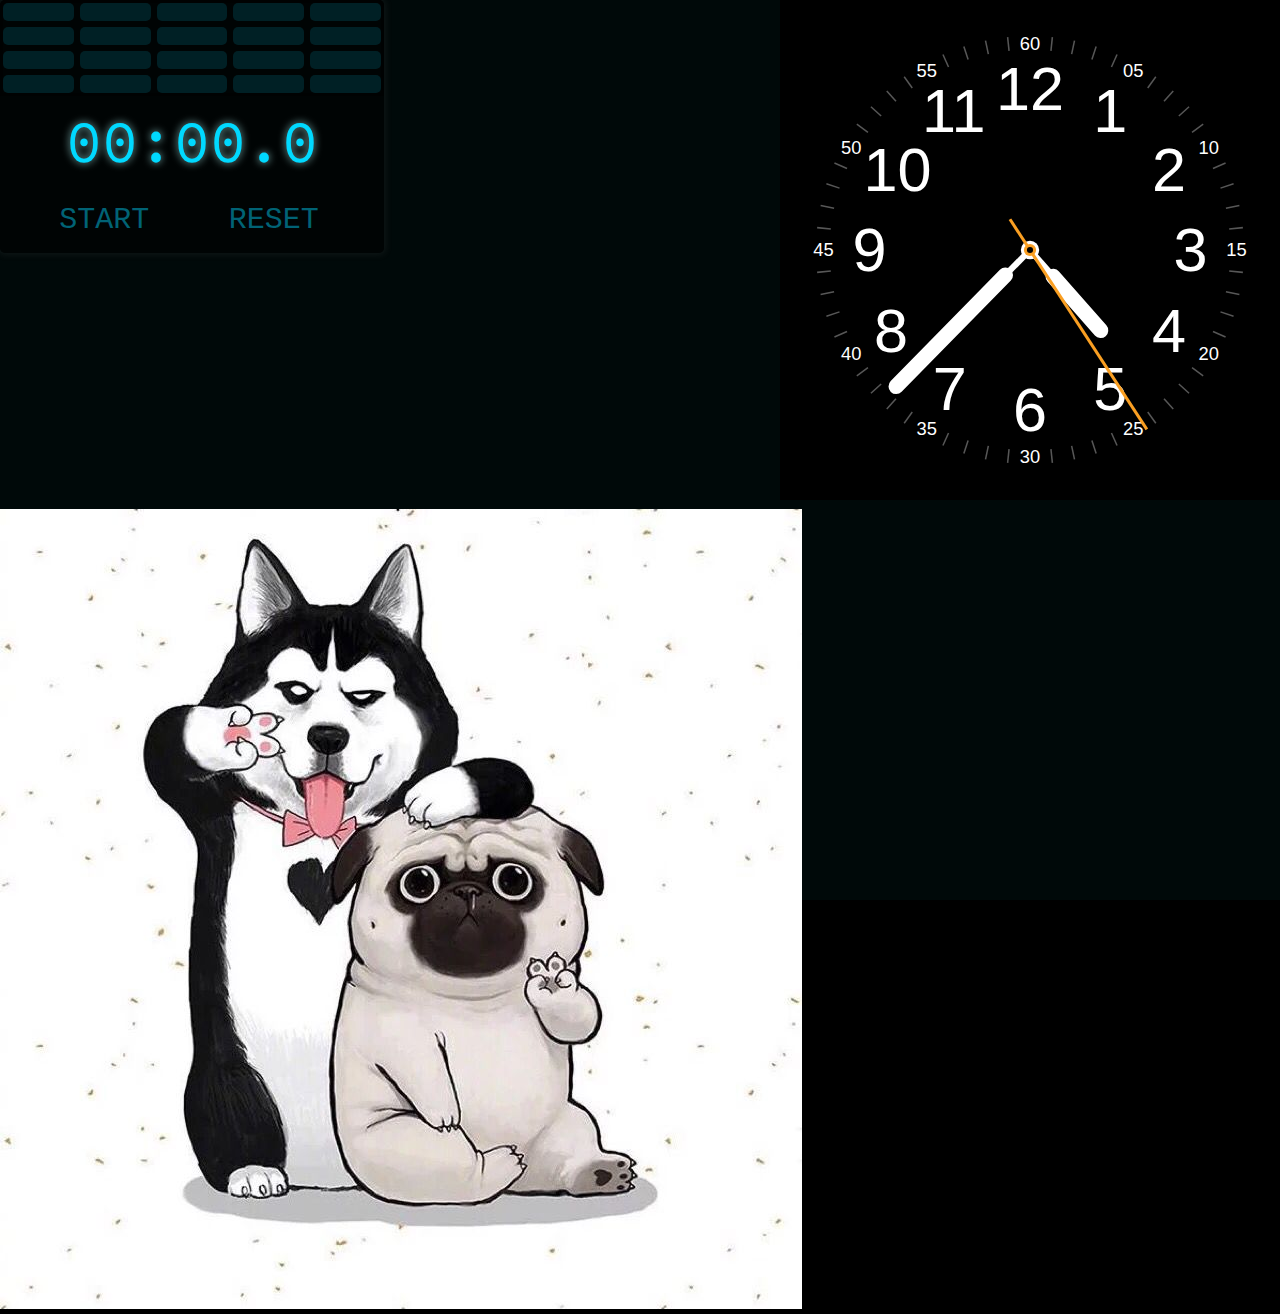
<file: index.html>
<!DOCTYPE html>
<html lang="en">

<head>
    <meta charset="UTF-8">
    <title>Stay Hungary</title>
    <meta charset="utf-8">
    <link href="https://fonts.googleapis.com/css?family=Source+Code+Pro:200,400;Comfortaa:400" rel="stylesheet">


    <link rel="stylesheet" href="css/style.css">


</head>

<body>
<div style="float: right;">
    <iframe frameborder="0" src="index2.html" width="500px" height="500px" scrolling="no"></iframe>
</div>
<div class="container">

    <div class="interface">

        <div class="display-container">

            <div class="binary-display">
                <div class="binary-item" id="mt8"></div>
                <div class="binary-item" id="mo8"></div>
                <div class="binary-item" id="st8"></div>
                <div class="binary-item" id="so8"></div>
                <div class="binary-item" id="d8"></div>

                <div class="binary-item" id="mt4"></div>
                <div class="binary-item" id="mo4"></div>
                <div class="binary-item" id="st4"></div>
                <div class="binary-item" id="so4"></div>
                <div class="binary-item" id="d4"></div>

                <div class="binary-item" id="mt2"></div>
                <div class="binary-item" id="mo2"></div>
                <div class="binary-item" id="st2"></div>
                <div class="binary-item" id="so2"></div>
                <div class="binary-item" id="d2"></div>

                <div class="binary-item" id="mt1"></div>
                <div class="binary-item" id="mo1"></div>
                <div class="binary-item" id="st1"></div>
                <div class="binary-item" id="so1"></div>
                <div class="binary-item" id="d1"></div>

            </div>

            <div class="timer-display">
                00:00.0
            </div>

        </div>

        <div class="settings">
            <form class="setting-options">

                <button type="button" class="toggle-timer" name="toggle-timer">Start</button>
                <button type="button" class="reset-timer" name="reset-timer">Reset</button>

            </form>
        </div>

    </div>
    <div><img src="images/zhangkeming.jpg" title="张克明（三沐）提供"></div>
</div>
<script src="js/index.js"></script>
</body>
</html>
</file>
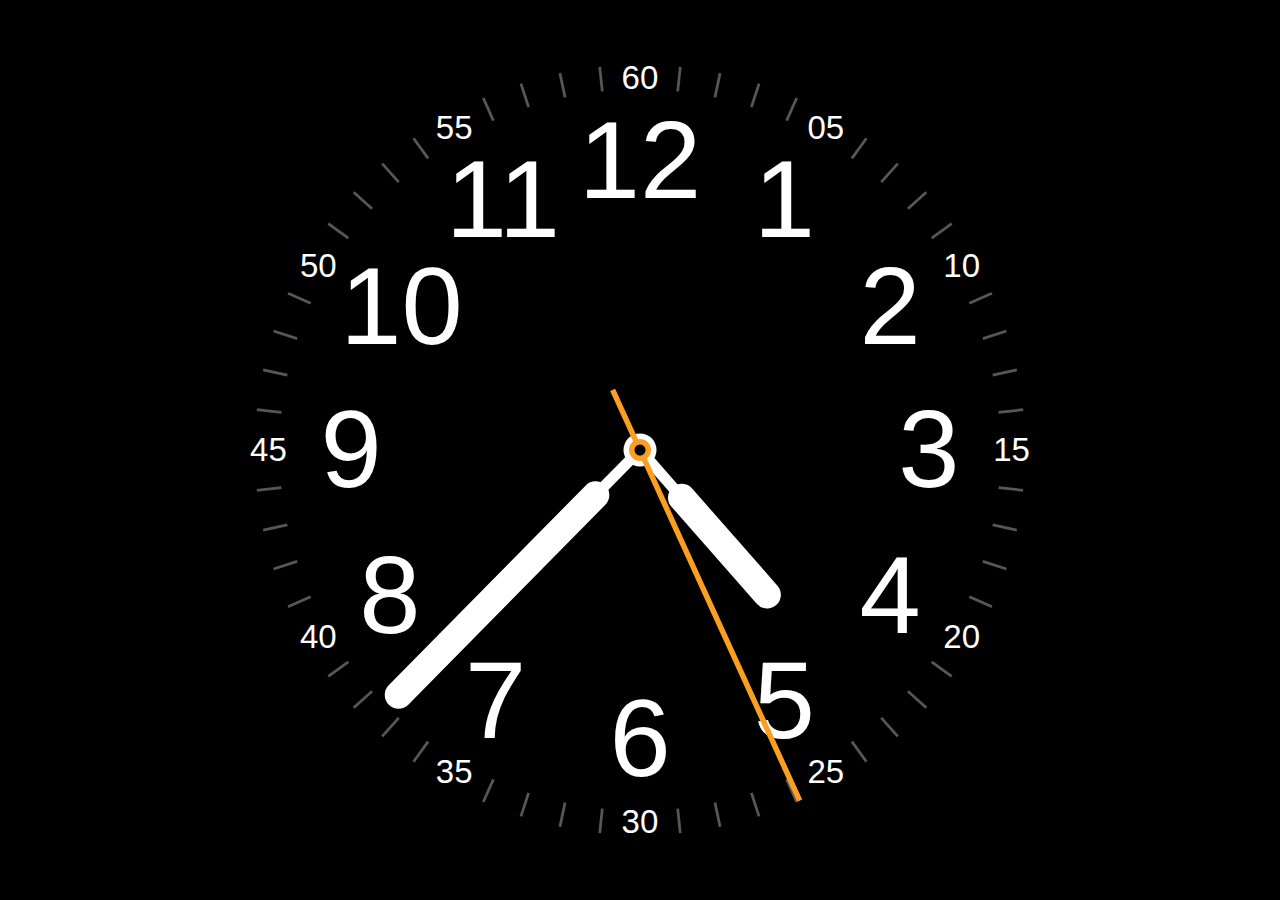
<file: index2.html>
<!DOCTYPE html>
<html>

<head>

  <meta charset="UTF-8">

  <title></title>

    <link rel="stylesheet" href="css/style.css" media="screen" type="text/css" />

</head>

<body>

  <!--
Recreating Apple Watch's Utility face <http://www.apple.com/watch/design/> in HTML+CSS+JS
-->

<div class="fill">
  <div class="reference"></div>
  <div class="clock" id="utility-clock">
    <div class="centre">
      <div class="dynamic"></div>
      <div class="expand round circle-1"></div>
      <div class="anchor hour">
        <div class="element thin-hand"></div>
        <div class="element fat-hand"></div>
      </div>
      <div class="anchor minute">
        <div class="element thin-hand"></div>
        <div class="element fat-hand minute-hand"></div>
      </div>
      <div class="anchor second">
        <div class="element second-hand"></div>
      </div>
      <div class="expand round circle-2"></div>
      <div class="expand round circle-3"></div>
    </div>
  </div>
</div>

  <script src="js/index2.js"></script>

</body>

</html>
</file>
<file: css/style.css>
/* Set Root Font Size & Interface Width for different Sizes */

:root {
  font-size: 9px;
}

.interface {
  width: auto;
}

@media all and (min-width: 350px){
  :root {
    font-size: 12px;
  }
  
  body {
    overflow: hidden;
  }
  
  .interface {
    min-width: none;
    width: 60%;
  }
}

@media all and (min-width: 550px){  
  .interface {
    width: 50%;
  }
}

@media all and (min-width: 780px) {
  :root {
    font-size: 15px;    
  }
  
  .interface {
    width: 40%;
  }
}

@media all and (min-width: 1090px) {
  
  .interface {
    width: 30%;
  }
}

/* App Styling */

* {
  outline: none;
  margin: 0;
  padding: 0;
}

html,
body {
  font-family: "Comfortaa", monospace;
  font-size: 2rem;
  font-weight: 300;
  /*background: #000 url(https://images.unsplash.com/photo-1496096265110-f83ad7f96608?auto=format&fit=crop&w=1950&q=80) no-repeat; !* fallback for old browsers *!*/
  background: #000 ;
  background-size: cover;
  color: hsla(189, 100%, 50%, 1);
}

button {
  padding: 0.4rem;
  background-color: inherit;
  font-family: inherit;
  font-size: inherit;
  border: none;
  border-radius: 5px;
  color: hsla(189, 100%, 45%, 0.5);
  cursor: pointer;
  text-transform: uppercase;
}

button:hover {
  background: rgba(0, 0, 0, 0.75);
  color: inherit;
  text-shadow: 0 0 8px hsla(180, 100%, 85%, 0.7);
}

button:disabled {
  background-color: hsla(0, 0%, 0%, 0);
  color: hsla(189, 100%, 45%, 0.5);
  text-shadow: none;
  cursor: default;
}

a {
  position: absolute;
  bottom: 1rem;
  right: 1.5rem;
  font-family: inherit;
  font-weight: bold;
  color: rgba(255, 255, 255, 0.65);

  background-color: black;
  text-decoration: none;
  padding: 4px 6px;
  font-size: 12px;
  line-height: 1.2;
  display: inline-block;
  border-radius: 3px;"
}

span {
  display: inline-block;
  padding: 2px 3px;
}

.container {
  height: 100vh;
  background-color: hsla(180, 100%, 2%, 0.85);
}

.interface {
  background-color: hsla(0, 0%, 0%, 0.5);
  border-radius: 5px;
  box-shadow: 0 0 0.5rem 0.1rem rgba(150, 150, 150, 0.1);
}

.interface > * {
  width: 100%;
}

.binary-display {
  min-height: 30%;
  border: 0.25rem solid hsla(0, 0%, 0%, 0.5);
  border-radius: 5px 5px 0 0;
  box-sizing: border-box;
}

.binary-item {
  height: 1.2rem;
  min-width: 2rem;
  text-align: center;
  background: hsla(189, 100%, 45%, 0.15);
  border-radius: 5px;
}

.active {
  background: hsla(189, 100%, 45%, 0.7);
  box-shadow: 0 0 1px hsla(180, 100%, 85%, 0.5);
}

.timer-display {
  padding: 1rem 0.5rem;
  line-height: 1;
  text-shadow: 0 0 8px hsla(180, 100%, 85%, 0.7);
  font-family: "Source Code Pro", monospace;
  font-size: 4rem;
  font-weight: 400;
  text-align: center;
}

.settings {
  padding: 0.5rem;
  border-radius: 0 0 5px 5px;
  box-sizing: border-box;
}

.setting-options {
  padding: 0 1rem;
}

.setting-options > * {
  margin: 0.2rem;
}

.toggle-timer {
  width: 6rem;
}

/* App-Layout */

.container {
  justify-content: center;
  align-items: center;
}

.binary-display {
  display: grid;
  grid-template-rows: repeat(4, 1fr);
  grid-template-columns: repeat(5, 1fr);
  grid-gap: 0.2em;
}

.setting-options {
  display: flex;
  justify-content: center;
}

.setting-options > * {
  flex-grow: 1;
}

.clock {
  position: absolute;
  opacity: 1;
}

.fill .clock {
  left: 50%;
  top: 50%;
}

.centre {
  position: absolute;
  top: 50%;
  left: 50%;
  width: 0;
  height: 0;
}

.expand {
  position: absolute;
  top: 0;
  left: 0;
  transform: translate(-50%, -50%);
}

.anchor {
  position: absolute;
  top: 0;
  left: 0;
  width: 0;
  height: 0;
}

.element {
  position: absolute;
  top: 0;
  left: 0;
}

.round {
  border-radius: 296px;
}

.circle-1 {
  background: white;
  width: 12px;
  height: 12px;
}

.circle-2 {
  background: #FA9F22;
  width: 8px;
  height: 8px;
}

.circle-3 {
  background: black;
  width: 4px;
  height: 4px;
}

.second {
  transform: rotate(180deg);
}

.minute {
  transform: rotate(54deg);
}

.second-hand {
  width: 2px;
  height: 164px;
  background: #FA9F22;
  transform: translate(-50%,-100%) translateY(24px);
}

.hour {
  transform: rotate(304.5deg);
}

.thin-hand {
  width: 4px;
  height: 50px;
  background: white;
  transform: translate(-50%,-100%);
}

.fat-hand {
  width: 10px;
  height: 57px;
  border-radius: 10px;
  background: white;
  transform: translate(-50%,-100%) translateY(-18px);
}

.minute-hand {
  height: 112px;
}

.hour-text {
  position: absolute;
  font: 40px Hei, Helvetica, Arial, sans-serif;
  color: white;
  transform: translate(-50%,-50%);
}

.hour-10 {
  padding-left: 0.4ex;
}
.hour-11 {
  padding-left: 0.25ex;
}

.minute-text {
  position: absolute;
  font: 12px Avenir Next, Helvetica, Arial, sans-serif;
  color: white;
  transform: translate(-50%,-50%);
}

.minute-line {
  background: white;
  width: 1px;
  height: 9px;
  transform: translate(-50%,-100%) translateY(-131px);
  opacity: 0.34;
}
</file>
